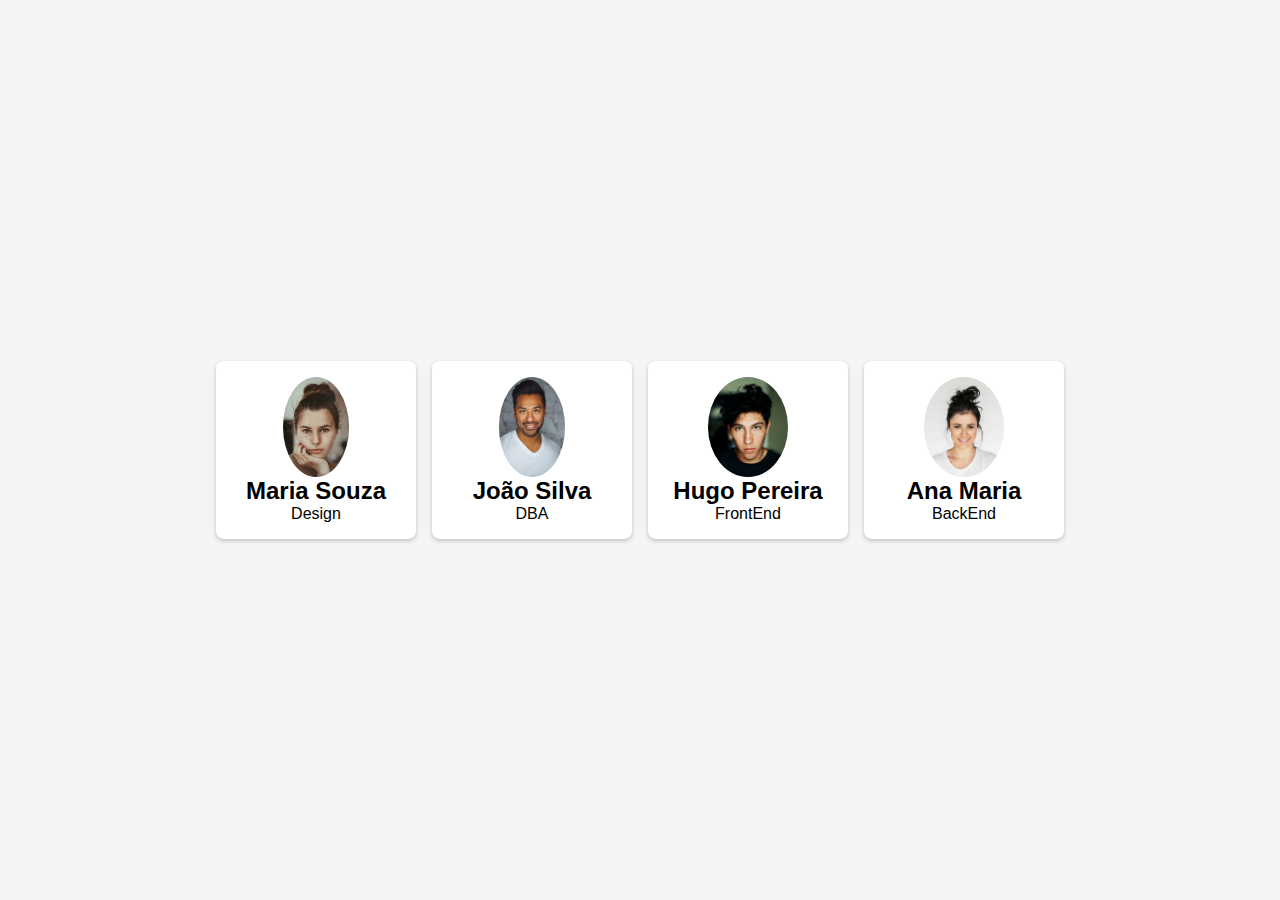
<file: funcionarios/index.html>
<!DOCTYPE html>
<html lang="pt-br">
<head>
    <meta charset="UTF-8">
    <meta name="viewport" content="width=device-width, initial-scale=1.0">
    <title>Aula 05 - Funcionários</title>
    <link rel="stylesheet" href="./style.css">
    <script src="./app.js" defer></script>
</head>
<body>
    <div class="card-container" id="card-container"></div>
</body>
</html>
</file>
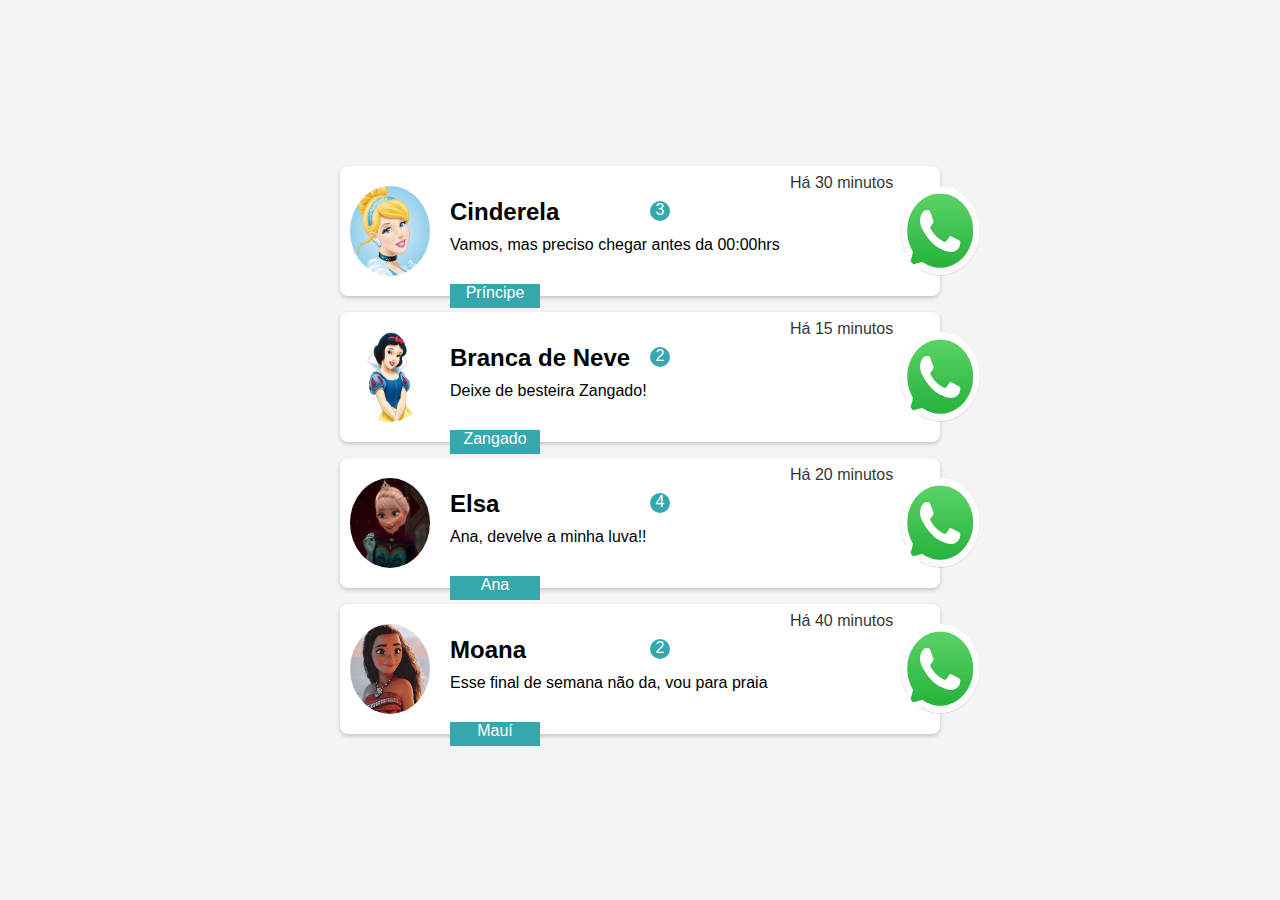
<file: mensagens/index.html>
<!DOCTYPE html>
<html lang="pt-br">
<head>
    <meta charset="UTF-8">
    <meta name="viewport" content="width=device-width, initial-scale=1.0">
    <script src="./app.js" defer></script>
    <link rel="stylesheet" href="style.css">
    <title>MENSAGENS</title>
</head>
<body>

    <div class="foto-container" id="foto-container">
    <div class="foto">
        <img class="icon" src="./img/cinderella.jpg" alt="rapunzel">
        <img class="whats" src="./img/whatsapp.png" alt="whats">
        <div class="foto-descricao">
            <div class="contato">Príncipe</div>
            <h2>Cinderela</h2>
            <div class="msg">3</div>
            <p>Vamos, mas preciso chegar antes da 00:00hrs</p>
            <div class="tempo">Há 30 minutos</div>
        </div>
</div>

    <div class="foto-container" id="foto-container">
    <div class="foto">
        <img class="icon" src="./img/branca de neve.webp" alt="BrancaDeNeve">
        <img class="whats" src="./img/whatsapp.png" alt="whats">
        <div class="foto-descricao">
            <div class="contato">Zangado</div>
            <h2>Branca de Neve</h2>
            <div class="msg">2</div>
            <p>Deixe de besteira Zangado!</p>
            <div class="tempo">Há 15 minutos</div>
        </div>
    </div>
            <div class="foto-container" id="foto-container">
            <div class="foto">
                <img class="icon" src="./img/elsa.jpg" alt="elsa">
                <img class="whats" src="./img/whatsapp.png" alt="whats">
                <div class="foto-descricao">
                    <div class="contato">Ana</div>
                    <h2>Elsa</h2>
                    <div class="msg">4</div>
                    <p>Ana, develve a minha luva!!</p>
                    <div class="tempo">Há 20 minutos</div>
                </div>
            </div>

            <div class="foto-container" id="foto-container">
            <div class="foto">
                        <img class="icon" src="./img/moana.jpg" alt="moana">
                        <img class="whats" src="./img/whatsapp.png" alt="whats">
                        <div class="foto-descricao">
                            <div class="contato">Mauí</div>
                            <h2>Moana</h2>
                            <div class="msg">2</div>
                            <p>Esse final de semana não da, vou para praia</p>
                            <div class="tempo">Há 40 minutos</div>
                        </div>
                    </div>

</body>
</html>
</file>
<file: funcionarios/style.css>
*{
    margin: 0;
    padding: 0;
    box-sizing: border-box;
}

body{
    background-color: #f4f4f4;
    font-family: Arial, Helvetica, sans-serif;
    display: grid;
    place-content: center;
    height: 100vh;
}

.card{
    width: 200px;
    background-color: white;
    padding: 16px;
    display: flex;
    justify-content: center;
    flex-direction: column;
    align-items: center;
    text-align: center;
    border-radius: 8px;
    box-shadow: 0px 2px 4px #0003;
}

.card img{
    max-width: 100px;
    height: 100px;
    border-radius: 50%;
}

.card-container{
    display: flex;
    gap: 16px;
}
</file>
<file: mensagens/style.css>
*{
    margin: 0;
    padding: 0;
    box-sizing: border-box;
}

body{
    background-color: #f4f4f4;
    font-family: Arial, Helvetica, sans-serif;
    display: grid;
    place-content: center;
    height: 100vh;
}

/* card */
.foto{
    width: 600px;
    height: 130px;
    background-color: white;
    padding: 10px;
    display: flex;
    justify-content: center;
    flex-direction: column;
    align-items: left;
    text-align: left;
    border-radius: 8px;
    box-shadow: 0px 2px 4px #0003;
}

.foto img{
    width: 80px;
    height: 90px;
    border-radius: 50%;
    margin-right: 600px;
}

.foto-container{
    display: flex;
    flex-direction: column;
    gap: 16px;
}

.foto h2{
    margin-left: 100px;
    margin-top: -110px;
    margin-bottom: -20px;
}

.foto p{
    margin-left: 100px;
    margin-top: 15px;
    margin-bottom: -300px;
}

.tempo{
    margin-left: 440px;
    margin-top: 220px;
    opacity: 80%;
}

.contato{
    color: white;
    width: 90px;
    height: 24px;
    text-align: center;
    background-color: rgb(52, 168, 172);
    margin-left: 100px;
    margin-top: 8px;
}

.whats{
    margin-left: 550px;
    margin-top: -90px;
}

.msg{
    color: white;
    width: 20px;
    height: 20px;
    border-radius: 50%;
    text-align: center;
    background-color: rgb(52, 168, 172);
    margin-left: 300px;
    margin-top: -25px;
}
</file>
